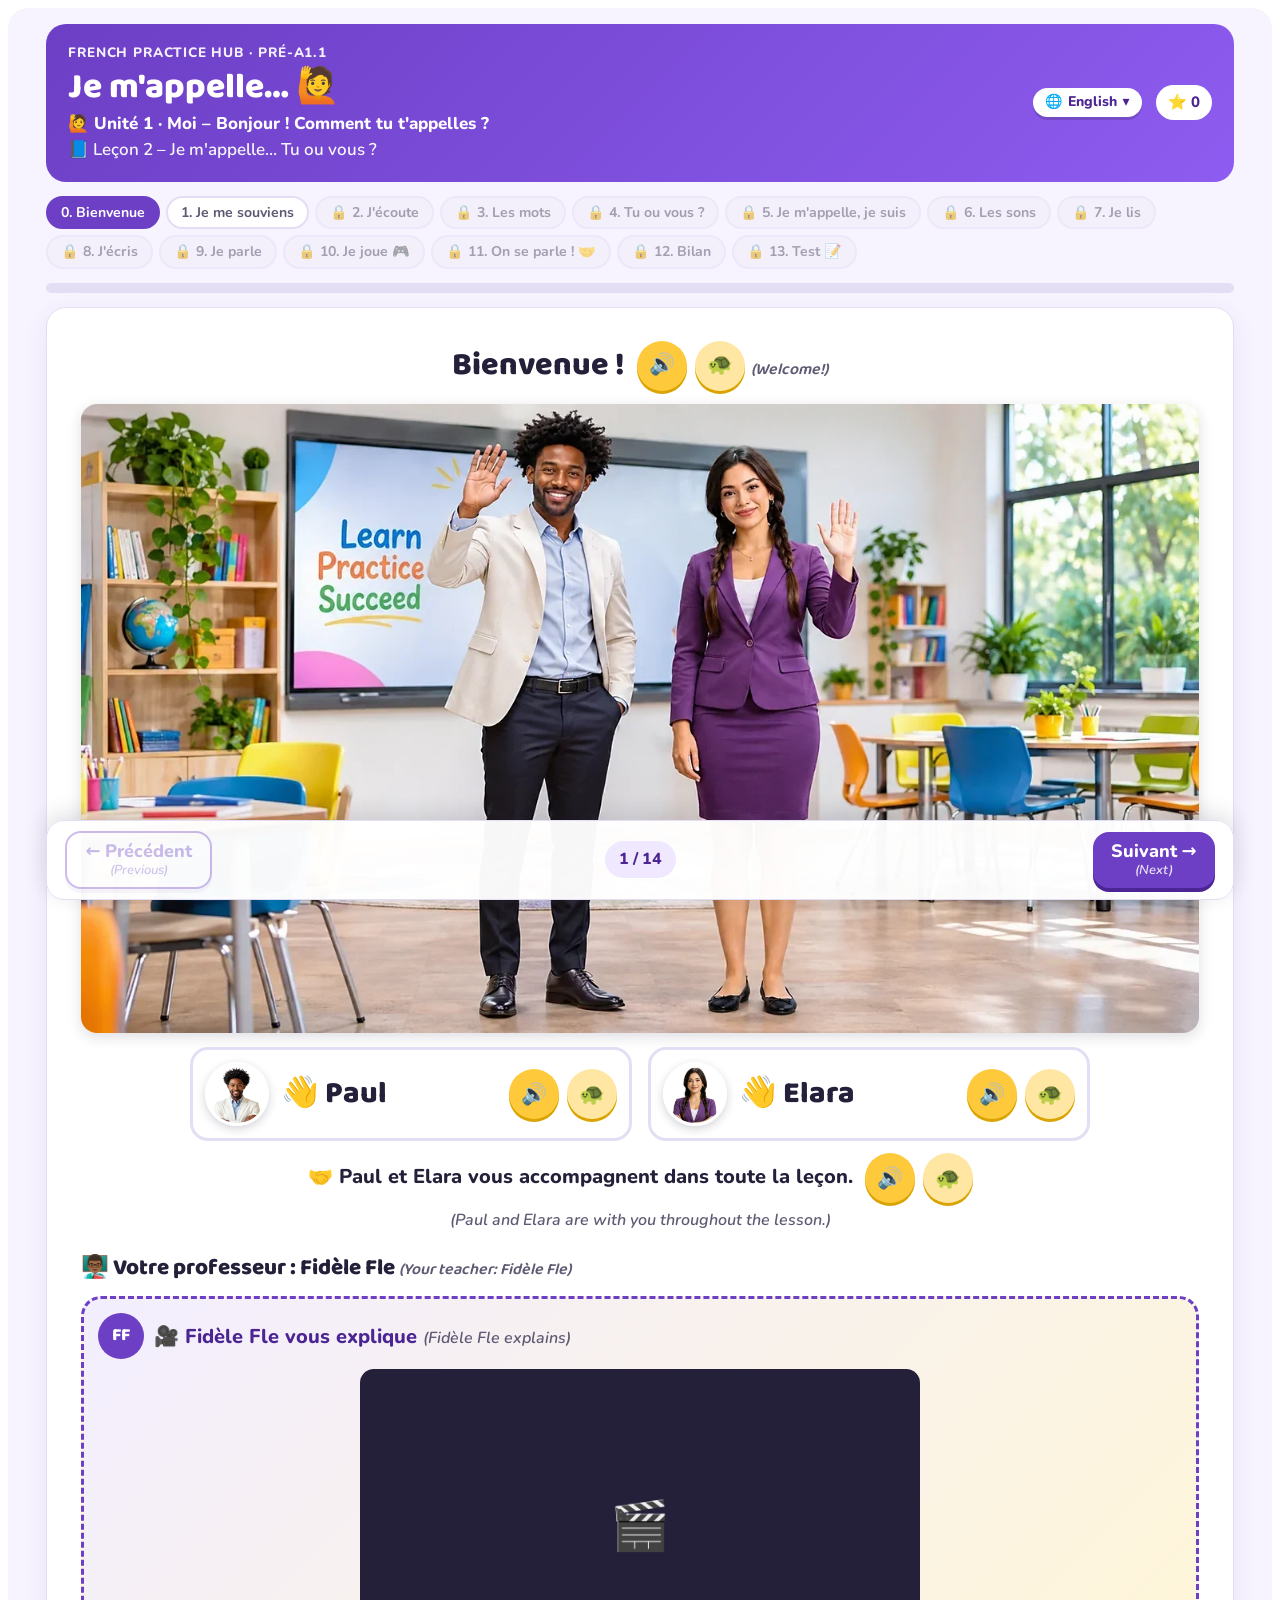
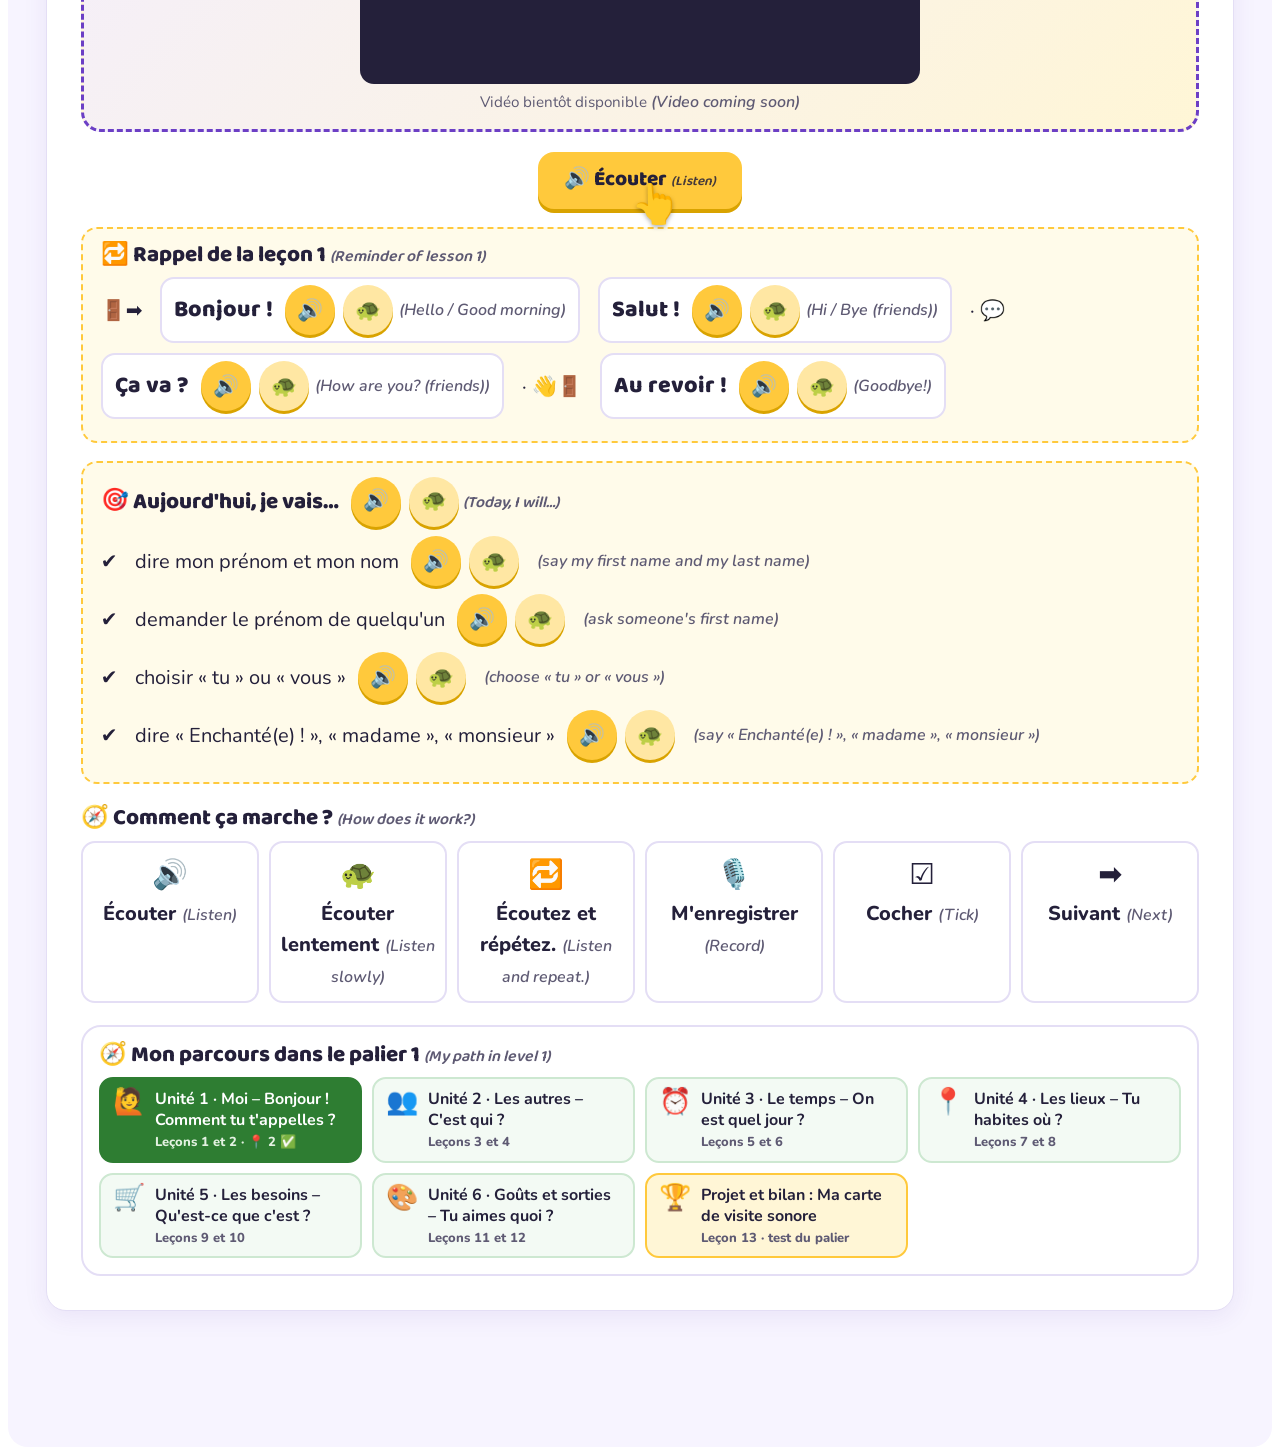
<file: index.html>
<!doctype html>
<html lang="fr">
<head>
  <meta charset="utf-8">
  <meta name="viewport" content="width=device-width, initial-scale=1">
  <title>French Practice Hub · Leçon 2</title>
  <link href="https://fonts.googleapis.com/css2?family=Baloo+2:wght@500;700;800&family=Nunito:wght@400;600;700;800&display=swap" rel="stylesheet">
  <link rel="stylesheet" href="styles.css">
</head>
<body>
  <div id="fph-l2" class="fph-lesson" lang="fr">
    <div class="wrap">
      <header class="top">
        <div class="t">
          <div class="brand">French Practice Hub · Pré-A1.1</div>
          <h1>Je m'appelle… 🙋</h1>
          <div class="unit">🙋 Unité 1 · Moi – Bonjour ! Comment tu t'appelles ?</div>
          <div class="les">📘 Leçon 2 – Je m'appelle… Tu ou vous ?</div>
        </div>
        <div class="langsel" id="langsel"></div>
        <div class="pill" id="score">⭐ 0</div>
      </header>
      <nav class="steps" id="steps"></nav>
      <div class="bar"><i id="bar"></i></div>
      <main id="stage" class="panel" aria-live="polite"></main>
      <nav class="fnav" id="fnav" aria-label="Navigation de la leçon"></nav>
      <div class="fend"></div>
    </div>
  </div>
  <script src="script.js"></script>
</body>
</html>
</file>
<file: styles.css>
/* ===== French Practice Hub : styles isolés dans #fph-l2 (pas de conflit avec le thème WordPress) ===== */
#fph-l2{display:block;width:100%;max-width:100%;overflow-x:clip;text-align:left;-webkit-text-size-adjust:100%;text-size-adjust:100%;letter-spacing:normal;word-spacing:normal;text-transform:none;scroll-margin-top:90px;border-radius:20px}
#fph-l2 button,#fph-l2 input,#fph-l2 select,#fph-l2 textarea{font-family:inherit;text-transform:none;letter-spacing:normal;margin:0;min-height:0;min-width:0;max-width:100%;text-shadow:none;vertical-align:middle;box-sizing:border-box}
#fph-l2 button{line-height:1.25;width:auto;height:auto;text-decoration:none;box-shadow:none}
#fph-l2 h1,#fph-l2 h2,#fph-l2 h3,#fph-l2 h4{text-transform:none;letter-spacing:normal;color:inherit;font-weight:800;padding:0;border:0;background:none}
#fph-l2 p{margin:0 0 .7em}
#fph-l2 img{max-width:100%;height:auto;border:0;margin:0;padding:0;box-shadow:none}
#fph-l2 ol,#fph-l2 ul{margin:0;padding:0}
#fph-l2 a{color:#4B2593}
#fph-l2 textarea,#fph-l2 input[type=text]{box-shadow:none;background:#fff;color:#24203A;height:auto;line-height:1.4;max-width:100%}
#fph-l2 input[type=checkbox]{appearance:auto;-webkit-appearance:checkbox;margin:0;flex:none}
#fph-l2 audio{max-width:100%}
#fph-l2{--violet:#6C3FC5;--violet-dark:#4B2593;--violet-soft:#EFE8FF;--jaune:#FFC93C;--corail:#FF6B6B;--vert:#1FB57A;--vert-soft:#E3F8EF;--rouge-soft:#FFE8E8;--bleu:#2F80ED;--bleu-soft:#E6F0FF;--encre:#24203A;--gris:#5E5A73;--fond:#F7F4FF;--bord:#E4DEF5;--r:20px}
#fph-l2 *{box-sizing:border-box}
#fph-l2,#fph-l2{margin:0}
#fph-l2{font-family:'Nunito',system-ui,sans-serif;color:var(--encre);background:var(--fond);line-height:1.55;font-size:20px}
#fph-l2 h1,#fph-l2 h2,#fph-l2 h3{font-family:'Baloo 2',cursive;line-height:1.15;margin:0 0 .4em}
#fph-l2 h2{font-size:32px}
#fph-l2 h3{font-size:22.4px}
#fph-l2 button{font-family:inherit;font-size:inherit;cursor:pointer}
#fph-l2 .wrap{max-width:1440px;margin:0 auto;padding:16px clamp(14px,3vw,40px)}
#fph-l2 .top{background:linear-gradient(135deg,var(--violet),#8E5CF0);color:#fff;border-radius:var(--r);padding:18px 22px;display:flex;gap:14px;align-items:center;flex-wrap:wrap}
#fph-l2 .top .t{flex:1;min-width:220px}
#fph-l2 .brand{font-weight:800;font-size:13.6px;letter-spacing:.06em;text-transform:uppercase;opacity:.92}
#fph-l2 .top h1{font-size:35.2px;margin:.1em 0 0}
#fph-l2 .pill{background:#fff;color:var(--violet-dark);border-radius:999px;padding:8px 16px;font-weight:800}
#fph-l2 .top{position:relative}
#fph-l2 .langsel{position:relative}
#fph-l2 .lbtn{display:flex;align-items:center;gap:8px;background:#fff;color:var(--violet-dark);border:none;border-radius:999px;padding:9px 16px;font-weight:800;font-size:16px;max-width:min(78vw,420px);box-shadow:0 3px 0 rgba(0,0,0,.15)}
#fph-l2 .lbtn .lt{overflow:hidden;text-overflow:ellipsis;white-space:nowrap}
#fph-l2 .lpanel{position:absolute;right:0;top:calc(100% + 8px);z-index:400;width:min(460px,92vw);background:#fff;color:var(--encre);border-radius:18px;box-shadow:0 18px 50px rgba(36,32,58,.35);padding:12px;display:none}
#fph-l2 .lpanel.open{display:block}
#fph-l2 .lpanel input{width:100%;font-size:17.6px;border:3px solid var(--violet);border-radius:12px;padding:10px 12px}
#fph-l2 .llist{max-height:min(60vh,520px);overflow:auto;margin-top:8px;overscroll-behavior:contain}
#fph-l2 .lopt{display:flex;align-items:center;gap:10px;width:100%;text-align:left;border:none;background:#fff;border-radius:10px;padding:9px 10px;font-size:16px;font-weight:700;color:var(--encre)}
#fph-l2 .lopt:hover,#fph-l2 .lopt.act{background:var(--violet-soft)}
#fph-l2 .lopt.on{background:var(--violet);color:#fff}
#fph-l2 .lopt .fl{font-size:21.6px;width:30px;text-align:center;flex:none}
#fph-l2 .lopt .nm{flex:1;min-width:0}
#fph-l2 .lopt .nat{display:block;font-size:13.6px;font-weight:600;opacity:.75}
#fph-l2 .lopt .ll{font-weight:600;opacity:.9}
#fph-l2 .lempty{padding:14px;text-align:center;color:var(--gris)}
@media (max-width:700px){#fph-l2 .langsel{order:3;width:100%}
#fph-l2 .lbtn{max-width:100%;width:100%;justify-content:center}
#fph-l2 .lpanel{left:0;right:0;width:auto}}
#fph-l2 .steps{display:flex;gap:6px;flex-wrap:wrap;margin:14px 0}
#fph-l2 .steps button{border:2px solid var(--bord);background:#fff;border-radius:999px;padding:6px 13px;font-size:14.08px;font-weight:700;color:var(--gris)}
#fph-l2 .steps button.on{background:var(--violet);border-color:var(--violet);color:#fff}
#fph-l2 .steps button.done{border-color:var(--vert);color:#11865A}
#fph-l2 .bar{height:10px;background:var(--bord);border-radius:9px;overflow:hidden;margin-bottom:14px}
#fph-l2 .bar i{display:block;height:100%;background:linear-gradient(90deg,var(--jaune),var(--corail));width:0;transition:width .4s}
#fph-l2 .panel{background:#fff;border-radius:var(--r);padding:clamp(16px,2.6vw,36px);box-shadow:0 6px 24px rgba(76,37,147,.08);border:1px solid var(--bord)}
#fph-l2 .tag{display:inline-block;font-weight:800;font-size:13.12px;border-radius:999px;padding:4px 12px;margin:0 6px 6px 0}
#fph-l2 .t-co{background:#FFF1CC;color:#8A5A00}
#fph-l2 .t-ce{background:var(--bleu-soft);color:#1E5FC0}
#fph-l2 .t-eo{background:var(--rouge-soft);color:#B83232}
#fph-l2 .t-ee{background:var(--vert-soft);color:#11865A}
#fph-l2 .t-lg{background:var(--violet-soft);color:var(--violet)}
#fph-l2 .consigne{display:flex;gap:16px;align-items:center;background:var(--violet-soft);border-left:7px solid var(--violet);border-radius:16px;padding:14px 18px;margin:12px 0 20px}
#fph-l2 .consigne .ic{font-size:36.8px;line-height:1;white-space:nowrap}
#fph-l2 .consigne .fr{font-size:22.4px;font-weight:800;display:flex;gap:8px;align-items:center;flex-wrap:wrap}
#fph-l2 .tr{display:block;color:var(--gris);font-style:italic;font-weight:600;font-size:16.8px;margin-top:2px}
#fph-l2 .tr:empty,#fph-l2 .tri:empty{display:none}
#fph-l2 .tri{color:var(--gris);font-style:italic;font-weight:600;font-size:16px}
#fph-l2 .grid{display:grid;gap:16px}
#fph-l2 .g2{grid-template-columns:repeat(auto-fit,minmax(min(300px,100%),1fr))}
#fph-l2 .g3{grid-template-columns:repeat(auto-fit,minmax(min(260px,100%),1fr))}
#fph-l2 .g4{grid-template-columns:repeat(auto-fill,minmax(min(230px,100%),1fr))}
#fph-l2 .btn{border:none;border-radius:16px;padding:12px 20px;font-weight:800;background:var(--violet);color:#fff;box-shadow:0 4px 0 var(--violet-dark)}
#fph-l2 .btn:active{transform:translateY(3px);box-shadow:0 1px 0 var(--violet-dark)}
#fph-l2 .btn.sec{background:#fff;color:var(--violet);border:2px solid var(--violet);box-shadow:0 4px 0 var(--bord)}
#fph-l2 .btn.jaune{background:var(--jaune);color:var(--encre);box-shadow:0 4px 0 #D9A300}
#fph-l2 .btn.rouge{background:var(--corail);box-shadow:0 4px 0 #C94545}
#fph-l2 .btn.big{font-size:20.8px;padding:16px 26px}
#fph-l2 .btn.sm{padding:8px 14px;font-size:15.68px}
#fph-l2 .btn .tri{color:inherit;opacity:.85;font-size:13.6px}
#fph-l2 .btn:disabled{opacity:.5}
#fph-l2 .au{border:none;background:var(--jaune);border-radius:50%;width:50px;height:50px;font-size:20.8px;box-shadow:0 3px 0 #D9A300;flex:none;vertical-align:middle;padding:0}
#fph-l2 .au.slow{background:#FFE7A3}
#fph-l2 .aus{display:inline-flex;gap:8px;vertical-align:middle;margin-left:6px}
#fph-l2 .say{display:inline-flex;align-items:center;gap:6px;flex-wrap:wrap}
#fph-l2 .row{display:flex;gap:12px;align-items:center;flex-wrap:wrap}
#fph-l2 .center{justify-content:center;text-align:center}
#fph-l2 .nav{display:flex;justify-content:space-between;margin-top:26px;gap:10px}
#fph-l2 .card{border:3px solid var(--bord);border-radius:18px;padding:12px;background:#fff;transition:all .15s;position:relative}
#fph-l2 .card.ok{border-color:var(--vert);background:var(--vert-soft)}
#fph-l2 .card.ko{border-color:var(--corail);background:var(--rouge-soft);animation:shake .35s}
@keyframes shake{25%{transform:translateX(-5px)}75%{transform:translateX(5px)}}
#fph-l2 .big{font-family:'Baloo 2';font-size:30.4px;font-weight:800;line-height:1.2}
#fph-l2 .xl{font-family:'Baloo 2';font-size:clamp(41.6px,5.5vw,64px);font-weight:800;color:var(--violet-dark);line-height:1.05}
#fph-l2 .fb{min-height:1.6em;font-weight:800;margin-top:10px;font-size:19.2px}
#fph-l2 .fb.ok{color:#11865A}
#fph-l2 .fb.ko{color:#C23B3B}
#fph-l2 .choice{border:3px solid var(--bord);background:#fff;border-radius:16px;padding:12px 18px;font-weight:800;display:inline-flex;align-items:center;gap:10px;font-size:20px}
#fph-l2 .choice::before{content:"";width:24px;height:24px;border-radius:7px;border:3px solid var(--violet);flex:none;background:#fff}
#fph-l2 .choice:hover{border-color:var(--violet)}
#fph-l2 .choice.ok{background:var(--vert);border-color:var(--vert);color:#fff}
#fph-l2 .choice.ok::before{content:"✓";color:var(--vert);font-size:16px;display:flex;align-items:center;justify-content:center;border-color:#fff}
#fph-l2 .choice.ko{background:var(--corail);border-color:var(--corail);color:#fff}
#fph-l2 .choice.ko::before{border-color:#fff}
#fph-l2 .opt{display:inline-flex;align-items:center;gap:4px;background:#FAF8FF;border-radius:18px;padding:5px}
#fph-l2 .small{font-size:15.2px;color:var(--gris)}
#fph-l2 .memo{background:#FFFBEA;border:2px dashed var(--jaune);border-radius:16px;padding:14px 18px;margin-top:18px}
#fph-l2 .memo .li{display:flex;flex-wrap:wrap;gap:10px 18px;align-items:center;margin:8px 0}
#fph-l2 .hero{max-width:900px;margin:0 auto 14px}
#fph-l2 img.photo{width:100%;aspect-ratio:600/448;object-fit:cover;border-radius:16px;display:block;box-shadow:0 4px 14px rgba(36,32,58,.15);image-rendering:auto}
#fph-l2 img.photo.wide{aspect-ratio:16/9}
#fph-l2 .sw{display:inline-flex;align-items:center;gap:6px;background:#fff;border-radius:14px;padding:6px 12px;flex-wrap:wrap;border:2px solid var(--bord)}
#fph-l2 .sw .w{font-family:'Baloo 2';font-size:23.2px;font-weight:800}
#fph-l2 .pick{cursor:pointer;padding:10px}
#fph-l2 .pick .lab{display:flex;align-items:center;gap:10px;font-weight:800;font-size:20px;margin-top:8px}
#fph-l2 .box{width:34px;height:34px;border-radius:9px;border:3px solid var(--violet);display:inline-flex;align-items:center;justify-content:center;background:#fff;font-size:19.2px;color:#fff;flex:none}
#fph-l2 .pick.checked{border-color:var(--violet);background:var(--violet-soft)}
#fph-l2 .pick.checked .box{background:var(--violet)}
#fph-l2 .pick.ok .box{background:var(--vert);border-color:var(--vert)}
#fph-l2 .pick.ko .box{background:var(--corail);border-color:var(--corail)}
#fph-l2 .pick:hover{border-color:var(--violet)}
#fph-l2 .video{border:3px dashed var(--violet);border-radius:20px;background:linear-gradient(135deg,#F3EEFF,#FFF6D6);padding:14px;margin:14px 0 20px}
#fph-l2 .video .vh{display:flex;align-items:center;gap:10px;font-weight:800;color:var(--violet-dark)}
#fph-l2 .video .vh .av{width:46px;height:46px;border-radius:50%;background:var(--violet);color:#fff;display:flex;align-items:center;justify-content:center;font-family:'Baloo 2';font-size:17.6px}
#fph-l2 .video .frame{aspect-ratio:16/9;border-radius:14px;background:#24203A;margin-top:10px;display:flex;align-items:center;justify-content:center;color:#fff;font-size:48px;overflow:hidden;position:relative}
#fph-l2 .vposter{position:absolute;inset:0;width:100%;height:100%;border:0;padding:0;margin:0;cursor:pointer;background:#24203A center/cover no-repeat;display:flex;align-items:center;justify-content:center}
#fph-l2 .vposter .vplay{width:76px;height:76px;border-radius:50%;background:rgba(108,63,197,.94);color:#fff;font-size:32px;display:flex;align-items:center;justify-content:center;box-shadow:0 6px 18px rgba(0,0,0,.35);padding-left:6px;transition:transform .15s}
#fph-l2 .vposter:hover .vplay,#fph-l2 .vposter:focus-visible .vplay{transform:scale(1.08)}
#fph-l2 .vbar{display:flex;flex-wrap:wrap;gap:8px;justify-content:center;margin-top:10px}
#fph-l2 .vbar .vb{font:inherit;font-weight:800;font-size:15px;border:0;border-radius:999px;padding:9px 16px;cursor:pointer;background:var(--violet);color:#fff;line-height:1.2}
#fph-l2 .vbar .vb.vfull{background:#fff;color:var(--violet-dark);box-shadow:inset 0 0 0 2px var(--violet)}
#fph-l2 .vbar .vb.vclose{background:var(--corail);color:#fff}
#fph-l2 .vbar .vb .tri{color:inherit!important;font-weight:600;opacity:.88}
#fph-l2 .vbar .vb[hidden]{display:none}
#fph-l2 .video.vbig,#fph-l2 .video:fullscreen{position:fixed;inset:0;z-index:2147483000;margin:0;border:0;border-radius:0;background:#0d0b16;padding:10px 10px 12px;display:flex;flex-direction:column;width:100%;height:100%;box-sizing:border-box;max-width:none}
#fph-l2 .video:-webkit-full-screen{position:fixed;inset:0;z-index:2147483000;margin:0;border:0;border-radius:0;background:#0d0b16;padding:10px 10px 12px;display:flex;flex-direction:column;width:100%;height:100%;box-sizing:border-box;max-width:none}
#fph-l2 .video.vbig .frame,#fph-l2 .video:fullscreen .frame{flex:1 1 auto;aspect-ratio:auto;max-width:none;width:100%;margin:8px 0 0;border-radius:8px}
#fph-l2 .video:-webkit-full-screen .frame{flex:1 1 auto;aspect-ratio:auto;max-width:none;width:100%;margin:8px 0 0;border-radius:8px}
#fph-l2 .video.vbig .vh,#fph-l2 .video:fullscreen .vh{color:#fff}
#fph-l2 .video:-webkit-full-screen .vh{color:#fff}
#fph-l2 .video.vbig .vwatch,#fph-l2 .video.vbig .vfull,#fph-l2 .video:fullscreen .vwatch,#fph-l2 .video:fullscreen .vfull{display:none}
#fph-l2 .video .frame iframe,#fph-l2 .video .frame video{width:100%;height:100%;border:0}
#fph-l2 .video.compact .frame{max-width:560px;margin-left:auto;margin-right:auto}
#fph-l2 .bulle{border-radius:18px;padding:10px 16px;margin:8px 0;max-width:95%}
#fph-l2 .bulle.p{background:var(--bleu-soft);margin-right:auto}
#fph-l2 .bulle.e{background:#FFE3F1;margin-left:auto}
#fph-l2 .bulle.c{background:#FFF1CC;margin-left:auto}
#fph-l2 .bulle b{display:block;font-size:13.6px;opacity:.75}
#fph-l2 .bulle .say{font-size:20.8px;font-weight:700}
#fph-l2 .line{display:block;width:100%;text-align:left;border:3px solid var(--bord);background:#fff;border-radius:14px;padding:12px 16px;margin:8px 0;font-weight:800;font-size:20px}
#fph-l2 .line:hover{border-color:var(--violet)}
#fph-l2 .line.used{opacity:.3;pointer-events:none}
#fph-l2 .line.ko{border-color:var(--corail);background:var(--rouge-soft)}
#fph-l2 .ordered{min-height:80px;border:3px dashed var(--bord);border-radius:16px;padding:8px}
#fph-l2 .syl{display:inline-flex;gap:6px;margin:4px}
#fph-l2 .syl button{border:3px solid var(--bord);background:#fff;border-radius:12px;padding:8px 18px;font-family:'Baloo 2';font-size:25.6px;font-weight:700}
#fph-l2 .syl button.ok{background:var(--vert);color:#fff;border-color:var(--vert)}
#fph-l2 .syl button.ko{background:var(--corail);color:#fff;border-color:var(--corail)}
#fph-l2 input[type=text],#fph-l2 textarea{font-family:inherit;font-size:19.2px;border:3px solid var(--bord);border-radius:12px;padding:8px 12px}
#fph-l2 textarea{width:100%;min-height:110px}
#fph-l2 input.ok{border-color:var(--vert);background:var(--vert-soft)}
#fph-l2 input.ko{border-color:var(--corail);background:var(--rouge-soft)}
#fph-l2 .preview{background:#fff;border:3px solid var(--violet);border-radius:16px;padding:16px;white-space:pre-line;font-size:21.6px;min-height:140px;font-weight:700}
#fph-l2 .sit{background:linear-gradient(135deg,#FFF6D6,#FFE3F1);border-radius:20px;padding:18px;text-align:center}
#fph-l2 .stars{font-size:32px;letter-spacing:2px;color:var(--jaune)}
#fph-l2 .check label{display:flex;gap:12px;align-items:center;padding:10px 14px;border:2px solid var(--bord);border-radius:14px;margin:8px 0;background:#fff;font-weight:700;flex-wrap:wrap}
#fph-l2 .check input{width:26px;height:26px}
#fph-l2 .carou{display:grid;grid-template-columns:1.25fr 1fr;gap:28px;align-items:center}
#fph-l2 .cside{text-align:center}
#fph-l2 .dots{display:inline-flex;gap:8px;vertical-align:middle}
#fph-l2 .dots i{width:22px;height:22px;border-radius:50%;background:var(--bord);display:inline-block;transition:background .2s}
#fph-l2 .dots i.on{background:var(--vert)}
#fph-l2 .sep{border:none;border-top:3px dashed var(--bord);margin:16px 0}
#fph-l2 .lvl{display:inline-block;background:var(--violet);color:#fff;border-radius:999px;padding:5px 16px;font-weight:800;font-size:16.8px;margin:6px 0}
#fph-l2 .lvl .tri{color:#fff;opacity:.85}
#fph-l2 .g4f{grid-template-columns:repeat(4,1fr)}
@media (max-width:900px){#fph-l2 .g4f{grid-template-columns:1fr 1fr}}
#fph-l2 .thumbs{display:grid;grid-template-columns:repeat(auto-fill,minmax(min(120px,100%),1fr));gap:10px;margin-top:20px}
#fph-l2 .thumb{border:3px solid var(--bord);border-radius:14px;padding:5px;background:#fff;font-weight:800;font-size:15.2px;text-align:center}
#fph-l2 .thumb img{width:100%;aspect-ratio:4/3;object-fit:cover;border-radius:9px;display:block}
#fph-l2 .thumb.on{border-color:var(--violet);background:var(--violet-soft)}
#fph-l2 .thumb.done{border-color:var(--vert)}
#fph-l2 .timeline{display:grid;grid-template-columns:repeat(3,1fr);gap:18px}
#fph-l2 .tcard{border-radius:20px;padding:12px;text-align:center}
#fph-l2 .tc-m{background:#FFF6D6}
#fph-l2 .tc-a{background:#FFE9D6}
#fph-l2 .tc-s{background:#E3E7FF}
#fph-l2 .clock{font-family:'Baloo 2';font-size:24px;font-weight:800;margin:4px 0}
#fph-l2 .rule{display:grid;grid-template-columns:1fr 1fr;gap:18px;margin-top:20px}
#fph-l2 .rcol{border-radius:20px;padding:16px;border:3px solid var(--bord)}
#fph-l2 .rcol h3{display:flex;align-items:center;gap:10px;flex-wrap:wrap}
#fph-l2 .rcol.arr{background:var(--vert-soft);border-color:#9FE1C3}
#fph-l2 .rcol.dep{background:#FFF0E6;border-color:#FFC9A8}
#fph-l2 .badge{display:inline-block;background:#24203A;color:#fff;border-radius:12px;padding:6px 14px;font-weight:800;font-size:19.2px;margin:4px}
#fph-l2 .badge.arr{background:var(--vert)}
#fph-l2 .badge.dep{background:#E8772E}
#fph-l2 .adbtn{font-size:21.6px;padding:16px 24px;border-radius:18px;border:3px solid var(--bord);background:#fff;font-weight:800}
#fph-l2 .adbtn.ok{background:var(--vert);color:#fff;border-color:var(--vert)}
#fph-l2 .adbtn.ko{background:var(--corail);color:#fff;border-color:var(--corail)}
#fph-l2 .lrow{display:flex;align-items:center;gap:12px;flex-wrap:wrap;border:3px solid var(--bord);border-radius:18px;padding:10px 14px;margin:10px 0;background:#fff}
#fph-l2 .lrow .txt{flex:1;min-width:200px;font-family:'Baloo 2';font-size:27.2px;font-weight:800;line-height:1.2}
#fph-l2 .lrow.done{border-color:var(--vert);background:var(--vert-soft)}
#fph-l2 .turn.you{background:#FFF6D6}
#fph-l2 .turn.now{outline:5px solid var(--corail);outline-offset:2px}
#fph-l2 .micw{display:inline-flex;align-items:center;gap:8px;flex-wrap:wrap}
#fph-l2 .mic.on{animation:pulse 1s infinite}
@keyframes pulse{50%{box-shadow:0 0 0 12px rgba(255,107,107,.25)}}
#fph-l2 audio{height:40px;max-width:240px}
#fph-l2 .recbox{display:grid;grid-template-columns:1fr 1fr;gap:14px;margin-top:14px;text-align:center}
#fph-l2 .recbox .card{display:flex;flex-direction:column;align-items:center;gap:8px}
#fph-l2 .tiles{display:flex;flex-wrap:wrap;gap:12px;padding:14px;border:3px dashed var(--jaune);border-radius:16px;background:#FFFBEA;min-height:70px;justify-content:center}
#fph-l2 .tile{touch-action:none;user-select:none;-webkit-user-select:none;background:var(--jaune);color:var(--encre);font-weight:800;font-size:21.6px;border-radius:14px;padding:10px 18px;box-shadow:0 4px 0 #D9A300;cursor:grab}
#fph-l2 .tile.sel{outline:4px solid var(--violet)}
#fph-l2 .tile.used{visibility:hidden}
#fph-l2 .ghost{position:fixed;z-index:200;pointer-events:none;transform:rotate(-4deg) scale(1.08);opacity:.95}
#fph-l2 .slot{display:flex;min-width:180px;min-height:56px;border:3px dashed var(--violet);border-radius:14px;align-items:center;justify-content:center;padding:4px 12px;margin:10px auto 0;font-weight:800;font-size:20.8px;background:#fff;cursor:pointer}
#fph-l2 .slot.hover{background:var(--violet-soft)}
#fph-l2 .slot.filled{border-style:solid;background:#FFF6D6}
#fph-l2 .slot.ok{border-color:var(--vert);background:var(--vert-soft)}
#fph-l2 .slot.ko{border-color:var(--corail);background:var(--rouge-soft)}
#fph-l2 .chipbtn{border:3px solid var(--bord);background:#fff;border-radius:999px;padding:8px 16px;font-weight:800;font-size:19.2px;margin:4px}
#fph-l2 .chipbtn.on{background:var(--violet);border-color:var(--violet);color:#fff}
#fph-l2 .kbd{border:2px solid var(--bord);background:#fff;border-radius:10px;padding:6px 14px;font-size:20.8px;font-weight:800}
#fph-l2 .zone{margin:10px 0}
#fph-l2 .zt{display:block;font-family:'Baloo 2';font-size:20px;margin-bottom:6px}
#fph-l2 .ctys{display:flex;flex-wrap:wrap;gap:8px}
#fph-l2 .cty{display:inline-flex;align-items:center;gap:6px;border:2px solid var(--bord);background:#fff;border-radius:999px;padding:6px 14px;font-weight:700;font-size:16.32px;color:var(--encre)}
#fph-l2 .cty:hover{border-color:var(--violet);background:var(--violet-soft)}
#fph-l2 .cty .fl{font-size:20px}
#fph-l2 .legend{display:grid;grid-template-columns:repeat(auto-fit,minmax(min(170px,100%),1fr));gap:10px}
#fph-l2 .legend div{background:#fff;border:2px solid var(--bord);border-radius:14px;padding:10px;text-align:center;font-weight:800}
#fph-l2 .legend .ico{font-size:28.8px;display:block}
#fph-l2 .hint{position:absolute;font-size:38.4px;pointer-events:none;z-index:50;animation:tap 1s ease-in-out 3;filter:drop-shadow(0 2px 2px rgba(0,0,0,.3))}
@keyframes tap{0%,100%{transform:translate(0,0)}50%{transform:translate(-6px,-10px)}}
#fph-l2 .confetti{position:fixed;top:-20px;font-size:25.6px;animation:fall 2.2s linear forwards;pointer-events:none;z-index:99}
@keyframes fall{to{transform:translateY(105vh) rotate(540deg);opacity:.2}}
#fph-l2 .hidden{display:none!important}
@media (max-width:900px){#fph-l2 .carou{grid-template-columns:1fr}
#fph-l2 .timeline{grid-template-columns:1fr}
#fph-l2 .rule{grid-template-columns:1fr}}
@media (max-width:600px){#fph-l2{font-size:17px}
#fph-l2 .top h1{font-size:25.6px}
#fph-l2 .big{font-size:24px}
#fph-l2 .g2,#fph-l2 .g3{grid-template-columns:1fr}
#fph-l2 .consigne .ic{font-size:27.2px}
#fph-l2 .consigne .fr{font-size:18.4px}
#fph-l2 .recbox{grid-template-columns:1fr}
#fph-l2 .au{width:44px;height:44px}
#fph-l2 .lrow .txt{font-size:21.6px}}



/* ===== Barre PRÉCÉDENT / SUIVANT : toujours visible (collée en bas pendant la leçon) ===== */
#fph-l2 .fnav{position:sticky;bottom:0;z-index:40;display:grid;grid-template-columns:1fr auto 1fr;align-items:center;gap:12px;margin:16px 0 0;padding:10px clamp(10px,2vw,18px) calc(10px + env(safe-area-inset-bottom,0px));background:rgba(255,255,255,.97);border:1px solid var(--bord);border-radius:18px;box-shadow:0 -6px 22px rgba(36,32,58,.14)}
#fph-l2 .fbtn{min-height:56px;border:none;border-radius:16px;padding:8px 18px;font-weight:800;font-size:18px;line-height:1.2;display:inline-flex;flex-direction:column;align-items:center;justify-content:center;gap:1px;text-align:center;cursor:pointer;max-width:100%}
#fph-l2 .fbtn.prev{justify-self:start;background:#fff!important;color:#6C3FC5!important;border:2px solid #6C3FC5!important;box-shadow:0 4px 0 var(--bord)}
#fph-l2 .fbtn.next{justify-self:end;background:#6C3FC5!important;color:#fff!important;border:none!important;box-shadow:0 4px 0 var(--violet-dark)}
#fph-l2 .fbtn:disabled{opacity:.35;cursor:default}
#fph-l2 .fbtn .tri{color:inherit;opacity:.85;font-size:13px;font-style:italic}
#fph-l2 .fbtn.done{background:#1FB57A!important;box-shadow:0 4px 0 #11865A;color:#fff!important}
#fph-l2 .fstep{font-weight:800;color:var(--violet-dark);background:var(--violet-soft);border-radius:999px;padding:6px 14px;white-space:nowrap;font-size:16px}
#fph-l2 .fend{height:24px}
@media (max-width:600px){#fph-l2 .fnav{grid-template-columns:1fr 1fr;gap:6px 8px;border-radius:16px;padding:6px 8px calc(8px + env(safe-area-inset-bottom,0px))}#fph-l2 .fstep{grid-column:1/-1;order:-1;justify-self:center;font-size:13px;padding:1px 12px}#fph-l2 .fbtn{width:100%;font-size:16px;min-height:50px;padding:6px 8px}#fph-l2 .fbtn .tri{font-size:12px}}
@media (max-width:299px){#fph-l2 .fnav{grid-template-columns:1fr}#fph-l2 .fbtn.prev{order:2}}
/* petits écrans : glisser-déposer sur une colonne, cases à la largeur disponible */
@media (max-width:600px){#fph-l2 .slot{min-width:0;width:100%}#fph-l2 .lrow .txt{min-width:0}}
@media (max-width:420px){#fph-l2 .g4f{grid-template-columns:1fr}}
/* ===== Mon parcours dans le palier + Fin du palier ===== */
#fph-l2 .road{background:#fff;border:2px solid var(--bord);border-radius:20px;padding:16px;margin-top:22px}
#fph-l2 .rlist{list-style:none;display:grid;grid-template-columns:repeat(auto-fit,minmax(min(210px,100%),1fr));gap:10px;margin-top:8px}
#fph-l2 .rlist li{display:flex;align-items:flex-start;gap:10px;border-radius:14px;padding:10px 12px;background:#F3FAF4;border:2px solid #CDE8D1;font-weight:700;font-size:16px;line-height:1.3;position:relative}
#fph-l2 .rlist li .ri{font-size:26px;line-height:1}
#fph-l2 .rlist li .rl{display:block;font-size:13px;color:var(--gris);font-weight:800;margin-top:3px}
#fph-l2 .rlist li.here{background:#2E7D32;border-color:#2E7D32;color:#fff}
#fph-l2 .rlist li.here .rl{color:#E3F1E1}
#fph-l2 .rlist li.proj{background:#FFF6D6;border-color:#FFC93C}
#fph-l2 .finp{margin-top:26px;border-radius:24px;padding:clamp(14px,2.5vw,26px);background:linear-gradient(135deg,#E3F1E1,#FFF6D6);border:3px solid #2E7D32}
#fph-l2 .finp h2{color:#1B5E20;display:flex;align-items:center;gap:10px;flex-wrap:wrap}
#fph-l2 .fgrid{display:grid;grid-template-columns:repeat(auto-fit,minmax(min(260px,100%),1fr));gap:16px;margin-top:10px}
#fph-l2 .fcard{background:#fff;border-radius:20px;padding:16px;border:2px solid #CDE8D1;box-shadow:0 4px 14px rgba(46,125,50,.10);display:flex;flex-direction:column;gap:8px}
#fph-l2 .fcard .fi{font-size:44px;line-height:1}
#fph-l2 .fcard .ft{font-size:19px;font-weight:700;line-height:1.4}
#fph-l2 .fcard .ft b{color:#1B5E20}
#fph-l2 .skills{display:flex;flex-wrap:wrap;gap:6px;margin-top:4px}
#fph-l2 .skills span{background:#E3F1E1;border-radius:999px;padding:4px 10px;font-weight:800;font-size:15px}
#fph-l2 .pass{display:flex;align-items:center;gap:8px;flex-wrap:wrap;font-weight:800;margin-top:4px}
#fph-l2 .pass .sc{background:#2E7D32;color:#fff;border-radius:12px;padding:6px 12px}
#fph-l2 .pass .to{background:#00796B;color:#fff;border-radius:12px;padding:6px 12px}
/* ===== Paul et Elara : guides de la leçon ===== */
#fph-l2 .guide{flex:none;text-align:center;width:78px}
#fph-l2 .guide img{width:72px;height:72px;border-radius:50%;display:block;margin:0 auto;border:3px solid #fff;box-shadow:0 3px 10px rgba(36,32,58,.2);object-fit:cover}
#fph-l2 .guide b{display:block;font-size:14px;color:var(--violet-dark);margin-top:2px}
#fph-l2 .consigne .ic{font-size:26px}
#fph-l2 img.gav{width:64px;height:64px;border-radius:50%;border:3px solid #fff;box-shadow:0 3px 10px rgba(36,32,58,.2);flex:none;object-fit:cover}
#fph-l2 img.gav.big{width:92px;height:92px}
#fph-l2 .gsay{display:flex;gap:12px;align-items:center;flex-wrap:wrap;margin:8px 0}
#fph-l2 .gb{background:#fff;border:3px solid var(--bord);border-radius:20px;padding:10px 16px;flex:1;min-width:200px;position:relative}
#fph-l2 .gb>b{display:block;color:var(--violet-dark);font-size:15px}
#fph-l2 .duo{border-radius:20px;overflow:hidden;box-shadow:0 4px 14px rgba(36,32,58,.15)}
#fph-l2 .duo img{width:100%;height:auto;display:block}
#fph-l2 .badge.fm-w,#fph-l2 .badge.fm-s,#fph-l2 .badge.fm-d{background:var(--violet)}
#fph-l2 .badge.fm-i{background:var(--vert)}
#fph-l2 .game{border:3px solid var(--bord);border-radius:22px;padding:clamp(12px,2vw,22px);margin-top:22px;background:#FCFBFF}
#fph-l2 .gtitle{margin:0}
#fph-l2 .gnum{display:inline-block;background:var(--jaune);border-radius:999px;padding:2px 14px;font-size:20px}
#fph-l2 .mem{display:grid;grid-template-columns:repeat(4,1fr);gap:10px;max-width:760px;margin:0 auto}
#fph-l2 .mc{aspect-ratio:4/3;border:none;border-radius:16px;background:linear-gradient(135deg,var(--violet),#8E5CF0);color:#fff;font-size:34px;padding:0;overflow:hidden;box-shadow:0 4px 0 var(--violet-dark)}
#fph-l2 .mc .face{display:none;width:100%;height:100%;align-items:center;justify-content:center;background:#fff;color:var(--encre)}
#fph-l2 .mc .face img{width:100%;height:100%;object-fit:cover}
#fph-l2 .mc .face b{font-family:'Baloo 2';font-size:clamp(16px,2.2vw,24px);padding:4px;line-height:1.1}
#fph-l2 .mc.open .face,#fph-l2 .mc.ok .face{display:flex}
#fph-l2 .mc.open .back,#fph-l2 .mc.ok .back{display:none}
#fph-l2 .mc.ok{outline:4px solid var(--vert);box-shadow:none}
#fph-l2 .lslots{display:flex;gap:6px;justify-content:center;flex-wrap:wrap;margin:12px 0}
#fph-l2 .lslots span{width:46px;height:56px;border-bottom:4px solid var(--violet);font-family:'Baloo 2';font-size:34px;font-weight:800;display:flex;align-items:center;justify-content:center;color:#ccc}
#fph-l2 .lslots span.ok{color:var(--vert)}
#fph-l2 .lpool{display:flex;gap:8px;justify-content:center;flex-wrap:wrap}
#fph-l2 .ltile{width:54px;height:54px;border:none;border-radius:14px;background:var(--jaune);font-family:'Baloo 2';font-size:28px;font-weight:800;box-shadow:0 4px 0 #D9A300}
#fph-l2 .ltile.used{visibility:hidden}
#fph-l2 .ltile.ko{background:var(--corail);color:#fff;animation:shake .35s}
#fph-l2 .choice.sel{border-color:var(--violet);background:var(--violet-soft)}
#fph-l2 .choice.sel::before{background:var(--violet)}
#fph-l2 .tq{display:grid;gap:14px}
#fph-l2 .tqi .topts.row{gap:10px}
#fph-l2 .oline{min-height:64px;border:3px dashed var(--violet);border-radius:14px;padding:8px;margin-top:8px;display:flex;flex-wrap:wrap;gap:8px;align-items:center}
#fph-l2 button.tile{border:none}
#fph-l2 .tile.used{visibility:hidden}
@media (max-width:600px){#fph-l2 .guide{width:60px}#fph-l2 .guide img{width:54px;height:54px}#fph-l2 .consigne{gap:10px;padding:12px}#fph-l2 .consigne .ic{display:none}
#fph-l2 .mem{grid-template-columns:repeat(3,1fr)}#fph-l2 img.gav.big{width:70px;height:70px}#fph-l2 .ltile{width:46px;height:46px;font-size:24px}#fph-l2 .lslots span{width:34px;font-size:28px}}

/* en-tête : unité + leçon ; bouton langue compact */
#fph-l2 .top .unit{font-weight:800;font-size:17px;margin-top:4px}
#fph-l2 .top .les{font-weight:600;font-size:17px;opacity:.95}
#fph-l2 .lbtn{font-size:14px!important;padding:6px 12px!important;max-width:200px!important;min-height:0!important;height:auto!important;line-height:1.2!important;gap:6px!important}
#fph-l2 .lbtn .lt{max-width:130px}
#fph-l2 .top .pill{font-size:15px;padding:6px 12px}
@media (max-width:700px){#fph-l2 .langsel{order:0;width:auto}#fph-l2 .lbtn{width:auto;max-width:170px!important}#fph-l2 .top .unit,#fph-l2 .top .les{font-size:15px}}

/* 🔒 verrouillage */
#fph-l2 .steps button.lock{opacity:.55;cursor:not-allowed;background:#F1EEF8}
#fph-l2 .lockinfo{background:#FFF6D6;border:2px dashed var(--jaune);border-radius:14px;padding:8px 14px;font-weight:800;margin-bottom:12px;font-size:16px}
#fph-l2 .card.redo,#fph-l2 .syl.redo{outline:4px dashed var(--corail);outline-offset:2px}
#fph-l2 .redo{margin-top:14px}

/* ===== 📓 Mon cahier ===== */
#fph-l2 .cahier{margin-top:28px;border-radius:22px;padding:clamp(14px,2.5vw,24px);background:#FFFDF5;border:3px solid #F2C94C;box-shadow:0 4px 14px rgba(36,32,58,.08);background-image:repeating-linear-gradient(#FFFDF5 0 33px,#E9F0FB 33px 34px)}
#fph-l2 .chead{display:flex;align-items:center;gap:12px;margin-bottom:6px}
#fph-l2 .chead .cico{font-size:42px;line-height:1}
#fph-l2 .chead .ck{font-weight:800;color:#B7791F;font-size:15px;text-transform:uppercase;letter-spacing:.04em}
#fph-l2 .chead h3{margin:0;color:var(--violet-dark)}
#fph-l2 .cgrp{background:#fff;border:2px solid #EFE6C8;border-radius:16px;padding:10px 14px;margin-top:12px;break-inside:avoid;page-break-inside:avoid}
#fph-l2 .cgrp>h4{margin:0 0 6px;font-size:18px;color:var(--violet-dark)}
#fph-l2 .crow{display:flex;flex-wrap:wrap;align-items:center;gap:4px 10px;padding:5px 0;border-bottom:1px dashed #EEE7D2;break-inside:avoid}
#fph-l2 .crow:last-child{border-bottom:0}
#fph-l2 .crow .cfr{font-weight:800;font-size:20px;color:var(--encre)}
#fph-l2 .crow .tri{font-size:16px}
#fph-l2 .crule{font-weight:700;font-size:17px;padding:4px 0}
#fph-l2 .ctab{width:100%;border-collapse:separate;border-spacing:0;font-size:17px}
#fph-l2 .ctab th,#fph-l2 .ctab td{border:1px solid #EFE6C8;padding:6px 8px;text-align:left;vertical-align:top}
#fph-l2 .ctab th{background:#F3EEFF;color:var(--violet-dark)}
#fph-l2 .ctab td b{font-size:18px}
#fph-l2 .cact{margin-top:14px;gap:8px}
#fph-l2 .cact label.btn{cursor:pointer}
#fph-l2 .cpdfhead{font-size:14px;color:#6C3FC5;border-bottom:2px solid #6C3FC5;padding-bottom:6px;margin-bottom:10px}
.fph-printhost{display:none}
@media print{
 html.fph-printing body>*:not(.fph-printhost){display:none!important}
 html.fph-printing .fph-printhost{display:block!important}
 html.fph-printing .fph-printhost .cahier{box-shadow:none;margin:0;background:#fff}
}
#fph-l2.fph-pdf{background:#fff;width:700px;max-width:700px;padding:0 0 30px;margin:0;font-family:'Nunito',Arial,sans-serif;color:#24203A;overflow:visible}
#fph-l2.fph-pdf,#fph-l2.fph-pdf *{box-sizing:border-box}
#fph-l2.fph-pdf .cahier{background:#fff;box-shadow:none;margin:0}

/* ===== 📤 envoi des productions ===== */
#fph-l2 .schip{display:block;flex-basis:100%;font-weight:700;font-size:15px;margin-top:6px;border-radius:12px}
#fph-l2 .schip:empty{display:none}
#fph-l2 .schip.ok{color:#11865A}
#fph-l2 .schip.wait{color:#6C3FC5}
#fph-l2 .schip.err{color:#C0392B}
#fph-l2 .schip.off{color:#7A7590}
#fph-l2 .schip .btn{margin-left:6px}
#fph-l2 .fmodal{position:fixed;inset:0;z-index:2147482000;background:rgba(20,16,40,.55);display:flex;align-items:center;justify-content:center;padding:12px}
#fph-l2 .fbox{background:#fff;border-radius:22px;max-width:560px;width:100%;max-height:92vh;overflow:auto;padding:18px 18px 20px;box-shadow:0 12px 40px rgba(0,0,0,.3)}
#fph-l2 .fbox h3{margin:0 0 8px;color:var(--violet-dark)}
#fph-l2 .fbox label{display:block;font-weight:800;margin:10px 0 0}
#fph-l2 .fbox input[type=text],#fph-l2 .fbox input[type=email],#fph-l2 .fbox input[type=password]{display:block;width:100%;box-sizing:border-box;margin-top:4px;font-size:18px;padding:10px 12px;border:2px solid var(--bord);border-radius:12px}
#fph-l2 .fbox.wall{max-width:820px}
#fph-l2 .wfil{display:flex;flex-wrap:wrap;gap:6px;margin:6px 0 10px}
#fph-l2 .wfil button{font:inherit;font-weight:800;font-size:14px;border:2px solid var(--violet);background:#fff;color:var(--violet-dark);border-radius:999px;padding:5px 12px;cursor:pointer}
#fph-l2 .wfil button.on{background:var(--violet);color:#fff}
#fph-l2 .witem{border:2px solid var(--bord);border-radius:16px;padding:10px 12px;margin:8px 0;background:#FCFBFF}
#fph-l2 .witem.priv{background:#FFF6D6}
#fph-l2 .witem .wtext{white-space:normal;font-size:18px;font-weight:700;margin:6px 0;background:#fff;border-radius:10px;padding:8px 10px;border:1px solid var(--bord)}
#fph-l2 .witem .wcom{background:#E3F1E1;border-radius:10px;padding:6px 10px;margin-top:6px;font-size:15px}
#fph-l2 .witem audio{width:100%;max-width:360px;margin-top:6px}
#fph-l2 .witem img{max-width:100%;border-radius:10px;margin-top:6px}
#fph-l2 .wtools{display:flex;gap:6px;flex-wrap:wrap;align-items:center;margin-top:6px}

/* ===== 🤝 On se parle ! ===== */
#fph-l2 .ospart{border:3px solid var(--bord);border-radius:22px;padding:clamp(12px,2vw,22px);margin-top:22px;background:#FCFBFF}
#fph-l2 .ospart>h3{margin:0 0 6px}
#fph-l2 .cturn{border-top:2px dashed var(--bord);padding-top:12px;margin-top:12px}
#fph-l2 .cturn:first-of-type{border-top:0;margin-top:4px}
#fph-l2 .ctx{display:grid;grid-template-columns:minmax(0,160px) 1fr;gap:12px;align-items:center}
#fph-l2 .ctx .img img{border-radius:12px}
#fph-l2 .youb{background:#FFF6D6;border-color:#F2C94C}
#fph-l2 .chatbox{background:#EAF4FF;border-radius:18px;padding:12px;max-width:640px}
#fph-l2 .mailbox{background:#fff;border:2px solid var(--bord);border-radius:14px;padding:12px 14px;max-width:640px}
#fph-l2 .mailbox .mh{font-size:15px;color:#5E5A73;border-bottom:1px solid var(--bord);padding-bottom:6px;margin-bottom:8px}
#fph-l2 textarea.wr{display:block;width:100%;box-sizing:border-box;min-height:96px;font-size:20px;padding:10px 12px;border:3px solid var(--bord);border-radius:14px;margin-top:10px;font-family:inherit}
#fph-l2 .wtips{margin-top:6px}
#fph-l2 .wtips div{font-weight:700;font-size:16px;margin:2px 0}
#fph-l2 .medsel{display:flex;flex-wrap:wrap;gap:8px;justify-content:center;margin-top:10px}
#fph-l2 .medsel button{font:inherit;font-weight:800;font-size:19px;border:3px solid var(--bord);background:#fff;border-radius:14px;padding:10px 14px;cursor:pointer}
#fph-l2 .medsel button.on{border-color:var(--violet);background:var(--violet-soft)}
#fph-l2 .medsel button.ok{border-color:var(--vert);background:#E3F1E1}
#fph-l2 .medsel button.ko{border-color:var(--corail);background:#FFE4DE}
#fph-l2 .mq{display:flex;flex-wrap:wrap;gap:8px;align-items:center;margin:8px 0}
@media (max-width:600px){#fph-l2 .ctx{grid-template-columns:1fr}#fph-l2 .crow .cfr{font-size:18px}#fph-l2 .ctab{font-size:15px}}


#fph-l2 .gapw{display:inline-block;min-width:120px;border-bottom:3px dashed var(--violet);text-align:center;color:var(--violet);font-weight:800;padding:0 6px}
#fph-l2 .badgecard{border:3px solid var(--violet);border-radius:18px;background:linear-gradient(135deg,#F1EBFF,#fff);padding:12px 14px;margin-bottom:10px;box-shadow:0 4px 0 rgba(108,63,197,.18)}
#fph-l2 .badgecard .bh{font-family:'Baloo 2',system-ui,sans-serif;font-weight:800;color:var(--violet);font-size:15px;margin-bottom:8px;letter-spacing:.3px}
#fph-l2 .badgecard .bt{font-size:22px;line-height:1.4}
#fph-l2 .bq{margin-top:10px}
#fph-l2 .fiq{grid-template-columns:repeat(auto-fit,minmax(min(100%,400px),1fr))}
#fph-l2 .fiq .opt{display:flex;align-items:center;gap:6px}
#fph-l2 .fiq .opt .choice{flex:1;text-align:left}
</file>
